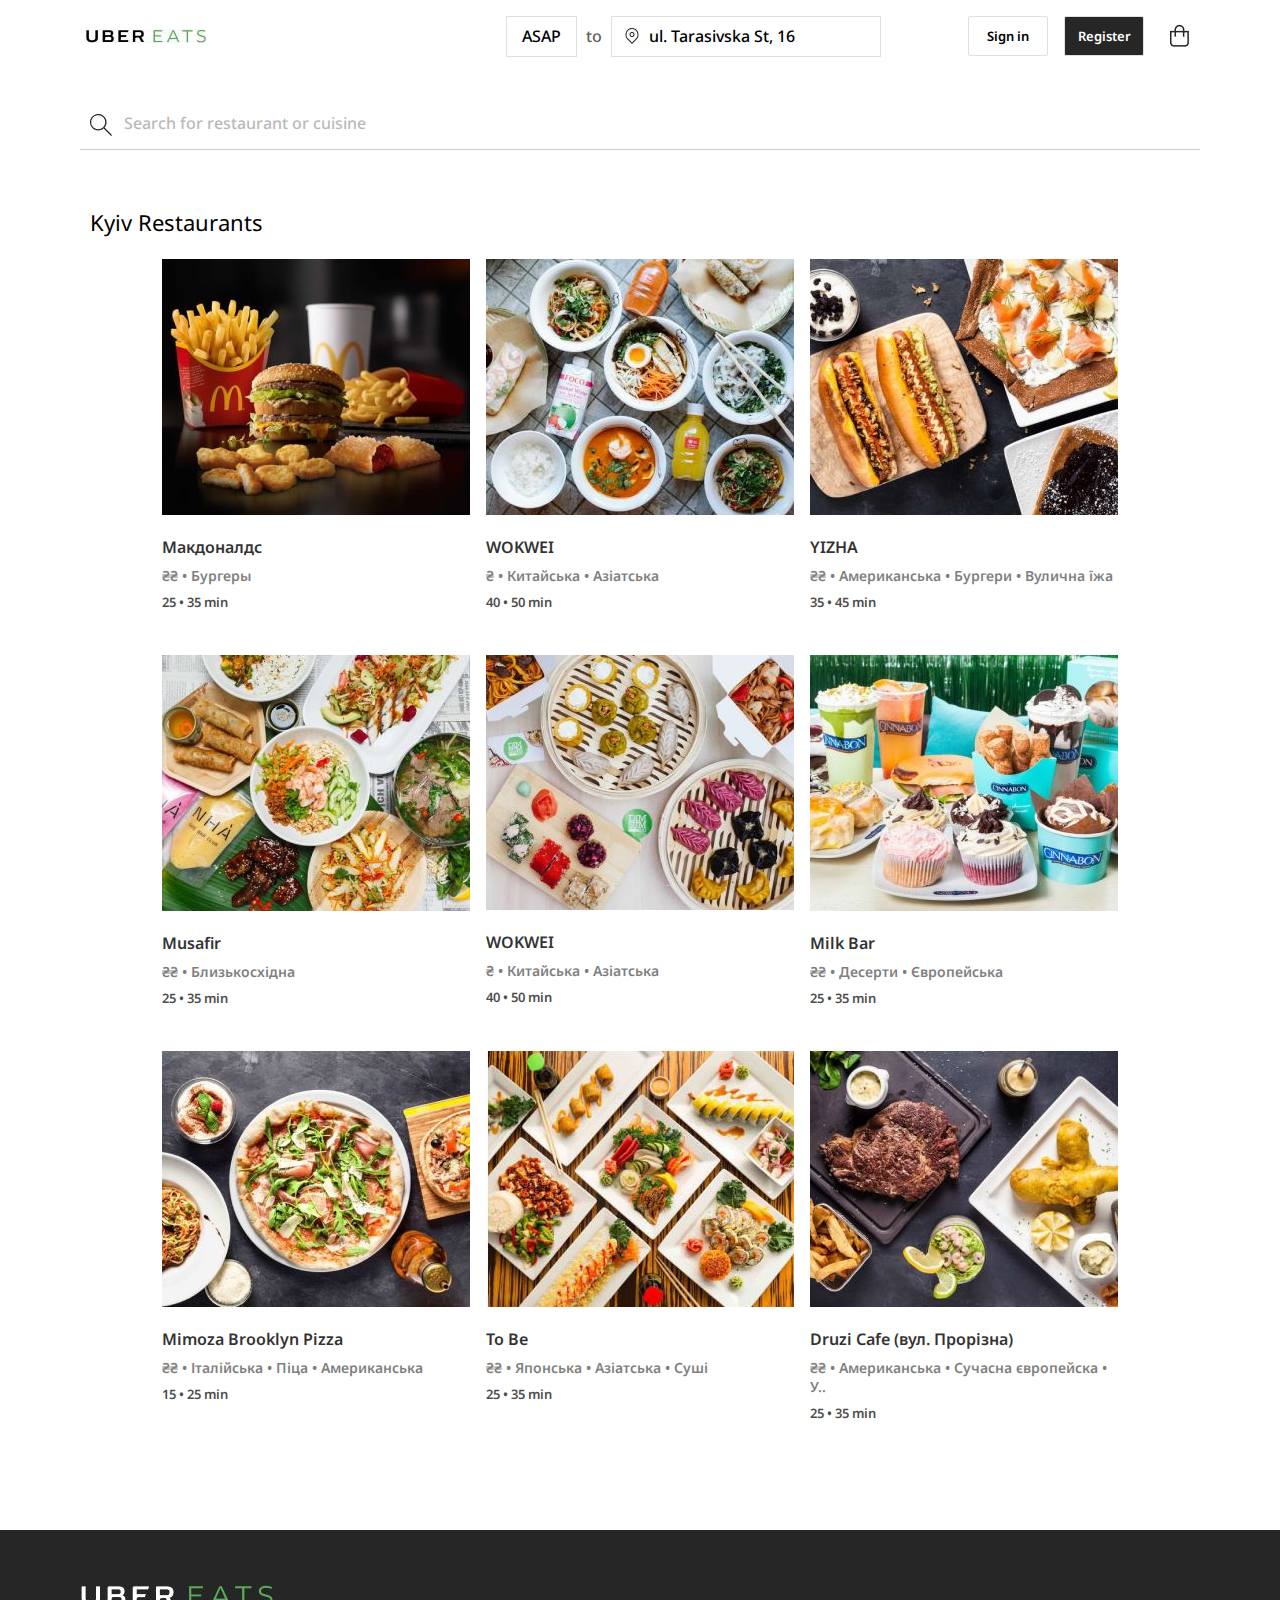
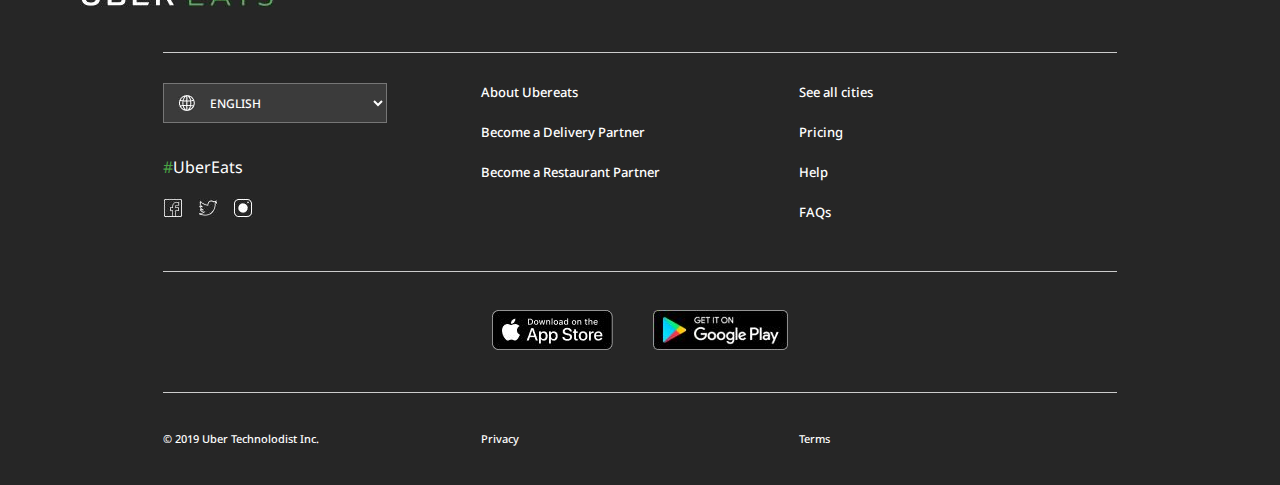
<file: index.html>
<!doctype html>
<html lang="en">
<head>
  <meta charset="UTF-8">
  <meta name="viewport"
        content="width=device-width,
          user-scalable=no,
          initial-scale=1.0,
          maximum-scale=1.0,
          minimum-scale=1.0">
  <meta http-equiv="X-UA-Compatible" content="ie=edge">
  <link href="https://fonts.googleapis.com/css?family=Noto+Sans&display=swap" rel="stylesheet">
  <link rel="shortcut icon" type="image/png" href="./images/favicon.jpg"/>
  <title>Uber eats</title>
  <link rel="stylesheet" href="./style.css">
</head>
<body>

<!-- HEADER -->

  <header class="header">

      <img src="./images/footer/footer_up_button.jpg" class="footer__up-buttom">

    <div class="header__logo-block">

      <a href="#" class="header__logo-link">
        <img
          src="./images/logo_uber.jpeg.jpg"
          alt="logo"
          class="header__logo"
        >
      </a>

    </div>


<div class="header__ather-blocks">

    <label for="from">
      <input
        type="text"
        value="ASAP"
        name="from"
        class="header__input first">
    </label>


    <span class="header__light-text">
      to
    </span>

    <label for="to">
      <input
        type="text"
        value="ul. Tarasivska St, 16"
        name="to"
        class="header__input second">
    </label>



    <button class="header__button signin-button">
      Sign in
    </button>

    <button class="header__button register-button">
      Register
    </button>

    <img class="header__cart" src="./images/cart_icon.jpg" alt="cart icon">

</div>

  </header>

<!-- MAIN -->

  <main class="main">

    <div class="main__search-block">

    <img src="./images/search.jpg" class="main__search-image">

      <label for="search">
          <input
            type="search"
            name="search"
            placeholder="Search for restaurant or cuisine"
            class="card__search">
        </label>
    </div>

<hr>

<div class="main__place-restaurant">
  Kyiv Restaurants
</div>

<div class="cards">

 <div class="card">

    <div class="card__image">
      <img src="./images/macDonalds.jpg" alt="MacDonalds">
    </div>

    <div class="card__restaurant">
      Макдоналдс
    </div>

    <div class="card__food-type">
        ₴₴ • Бургеры
    </div>

    <div class="card__price">
      25 • 35 min
    </div>

 </div>

 <div class="card">

    <div class="card__image">
      <img src="./images/wokwei.jpg" alt="wokwei">
    </div>

    <div class="card__restaurant">
      WOKWEI
    </div>

    <div class="card__food-type">
        ₴ • Китайська • Азіатська
    </div>

    <div class="card__price">
      40 • 50 min
    </div>

 </div>

  <div class="card">

    <div class="card__image">
      <img src="./images/yizha.jpg" alt="yizha">
    </div>

    <div class="card__restaurant">
      YIZHA
    </div>

    <div class="card__food-type">
        ₴₴ • Американська • Бургери • Вулична їжа
    </div>

    <div class="card__price">
      35 • 45 min
    </div>

 </div>

 <div class="card">

    <div class="card__image">
      <img src="./images/musafir.jpg" alt="musafir">
    </div>

    <div class="card__restaurant">
      Musafir
    </div>

    <div class="card__food-type">
        ₴₴ • Близькосхідна
    </div>

    <div class="card__price">
      25 • 35 min
    </div>

 </div>

 <div class="card">

    <div class="card__image">
      <img src="./images/wokwei_1.jpg" alt="wokwei">
    </div>

    <div class="card__restaurant">
      WOKWEI
    </div>

    <div class="card__food-type">
        ₴ • Китайська • Азіатська
    </div>

    <div class="card__price">
     40 • 50 min
    </div>

 </div>

 <div class="card">

    <div class="card__image">
      <img src="./images/milk_bar.jpg" alt="Milk Bar">
    </div>

    <div class="card__restaurant">
      Milk Bar
    </div>

    <div class="card__food-type">
        ₴₴ • Десерти • Європейська
    </div>

    <div class="card__price">
      25 • 35 min
    </div>

 </div>

 <div class="card">

    <div class="card__image">
      <img src="./images/mimoza.jpg" alt="mimoza">
    </div>

    <div class="card__restaurant">
      Mimoza Brooklyn Pizza
    </div>

    <div class="card__food-type">
        ₴₴ • Італійська • Піца • Американська
    </div>

    <div class="card__price">
      15 • 25 min
    </div>

 </div>

 <div class="card">

    <div class="card__image">
      <img src="./images/to_be.jpg" alt="Yo Be">
    </div>

    <div class="card__restaurant">
      To Be
    </div>

    <div class="card__food-type">
        ₴₴ • Японська • Азіатська • Суші
    </div>

    <div class="card__price">
      25 • 35 min
    </div>

 </div>

 <div class="card">

    <div class="card__image">
      <img src="./images/druzi_cafe.jpg" alt="druzi">
    </div>

    <div class="card__restaurant">
      Druzi Cafe (вул. Прорізна)
    </div>

    <div class="card__food-type">
        ₴₴ • Американська • Сучасна європейска • У..
    </div>

    <div class="card__price">
      25 • 35 min
    </div>

 </div>

</div>

  </main>

  <!-- FOOTER -->

  <footer class="footer">
    <div class="footer__logo">
      <img src="./images/footer/footer_logo.jpg" alt="Logo">
    </div>

  <div class="footer__boxes">

    <div class="footer__box-top">

      <div class="footer__box-top-left">

      <div class="footer__box-top-social">
        <select class="footer__box-top-social--language" id="">
          <option>&nbsp;&nbsp;&nbsp;&nbsp;&nbsp;&nbsp;&nbsp;&nbsp;&nbsp;&nbsp;&nbsp;&nbsp;&nbsp;&nbsp;english</option>
          <option>&nbsp;&nbsp;&nbsp;&nbsp;&nbsp;&nbsp;&nbsp;&nbsp;&nbsp;&nbsp;&nbsp;&nbsp;&nbsp;&nbsp;укрїнська</option>
          <option>&nbsp;&nbsp;&nbsp;&nbsp;&nbsp;&nbsp;&nbsp;&nbsp;&nbsp;&nbsp;&nbsp;&nbsp;&nbsp;&nbsp;русский</option>
        </select>
      </div>

      <div class="footer__box-top-social--hash">
        <span class="footer__box-top-social--hash---green-elem">#</span>UberEats
      </div>

      <div class="footer__box-top-social--icons">
        <div class="footer__box-top-social--icons---facebook"><img src="./images/footer/footer_facebook.jpg"></div>
        <div class="footer__box-top-social--icons---tweeter"><img src="./images/footer/footer_tweeter.jpg"></div>
        <div class="footer__box-top-social--icons---instagram"><img src="./images/footer/footer_insta.jpg"></div>
      </div>

     </div>

      <div class="footer__box-top-social--middleblock">
        <div class="footer__box-top-social--middleblock---link">About Ubereats</div>
        <div class="footer__box-top-social--middleblock---link">Become a Delivery Partner</div>
        <div class="footer__box-top-social--middleblock---link">Become a Restaurant Partner</div>
      </div>

      <div class="footer__box-top-social--middleblock">
          <div class="footer__box-top-social--middleblock---link">See all cities</div>
          <div class="footer__box-top-social--middleblock---link">Pricing</div>
          <div class="footer__box-top-social--middleblock---link">Help</div>
          <div class="footer__box-top-social--middleblock---link">FAQs</div>
        </div>

    </div>

    <div class="footer__box-middle">
      <div class="footer__box-middle--AppStore"><img src="./images/footer/footer_appStore.jpg" alt="AppStore"></div>
      <div class="footer__box-middle--GoodlePlay"><img src="./images/footer/footer_googlePlay.jpg" alt="GooglePlay"></div>
    </div>

    <div class="footer__box-bottom">

      <div class="footer__box-bottom--link"><a href="#">© 2019 Uber Technolodist Inc.</a></div>
      <div class="footer__box-bottom--link"><a href="#">Privacy</a></div>
      <div class="footer__box-bottom--link"><a href="#">Terms</a></div>

    </div>

  </div>
</footer>

  <img src="./images/footer/footer_up_button.jpg" class="footer__up-buttom">



</body>
</html>
</file>
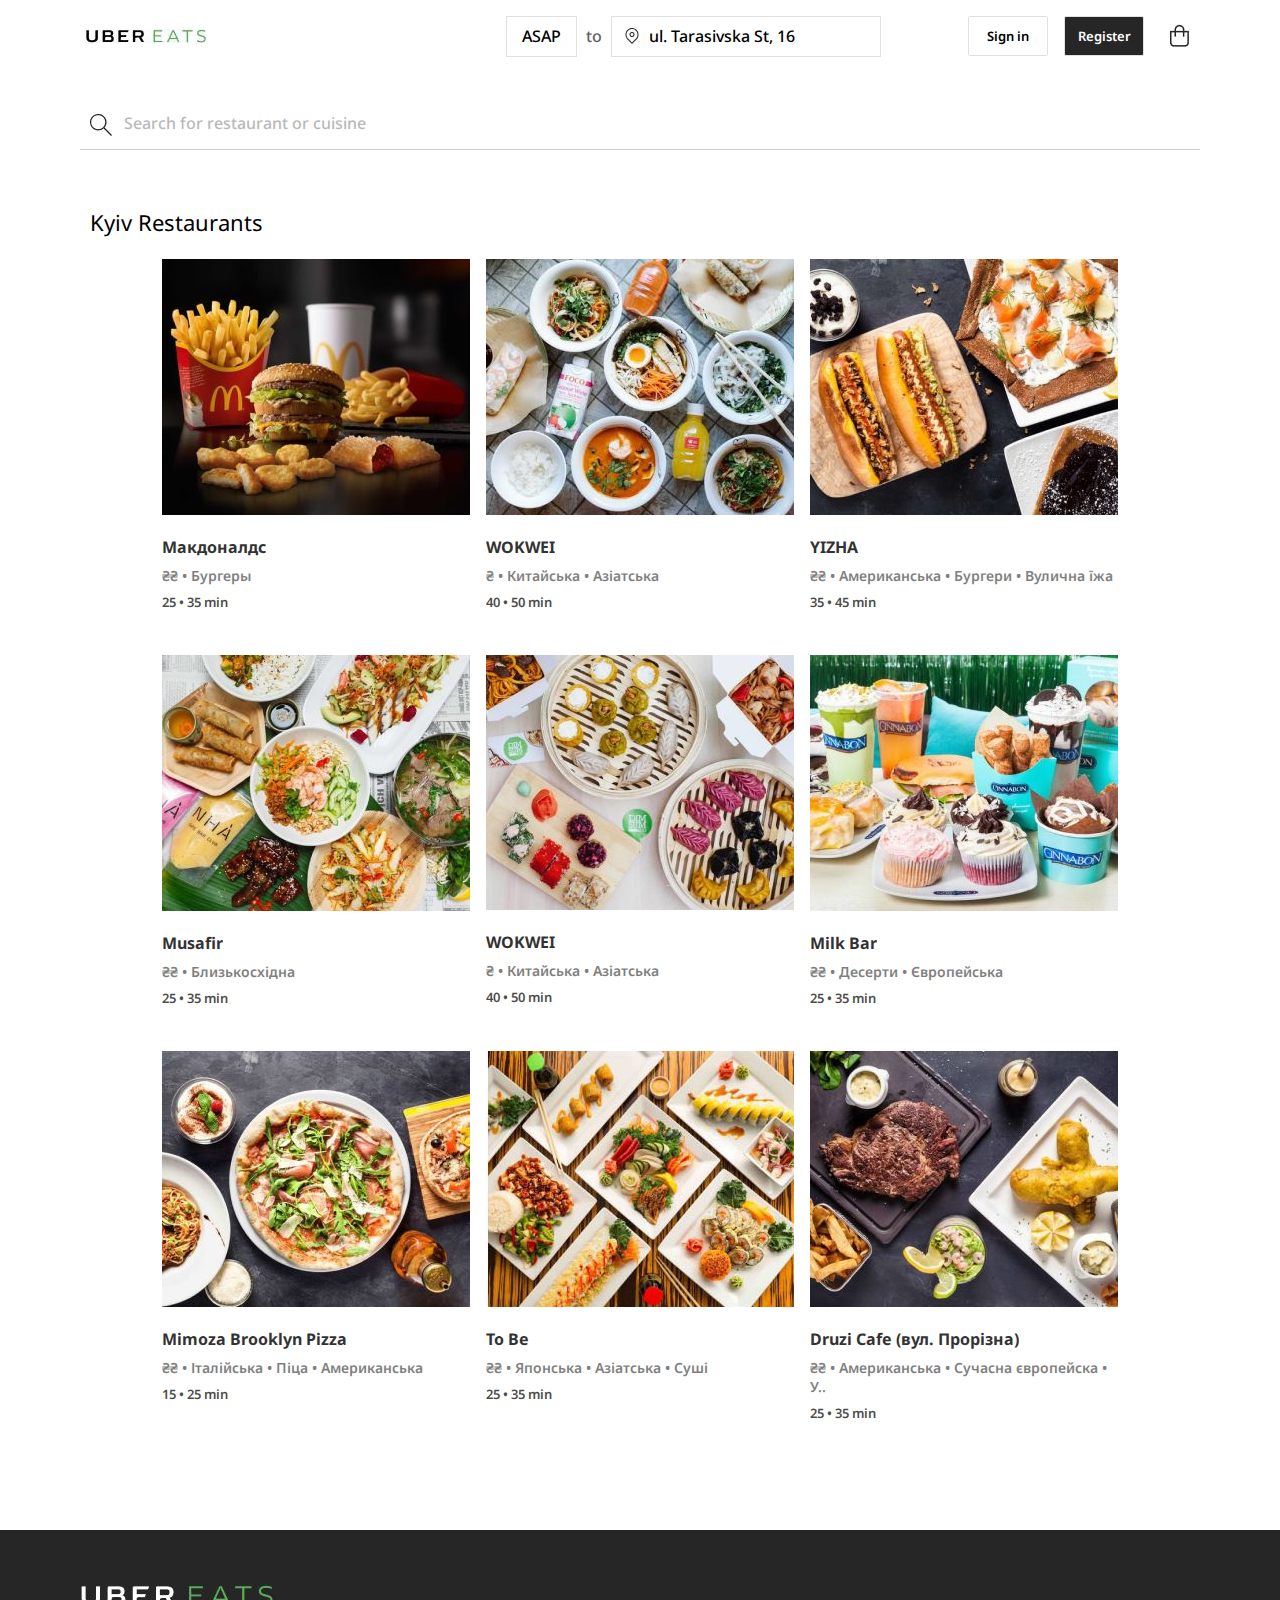
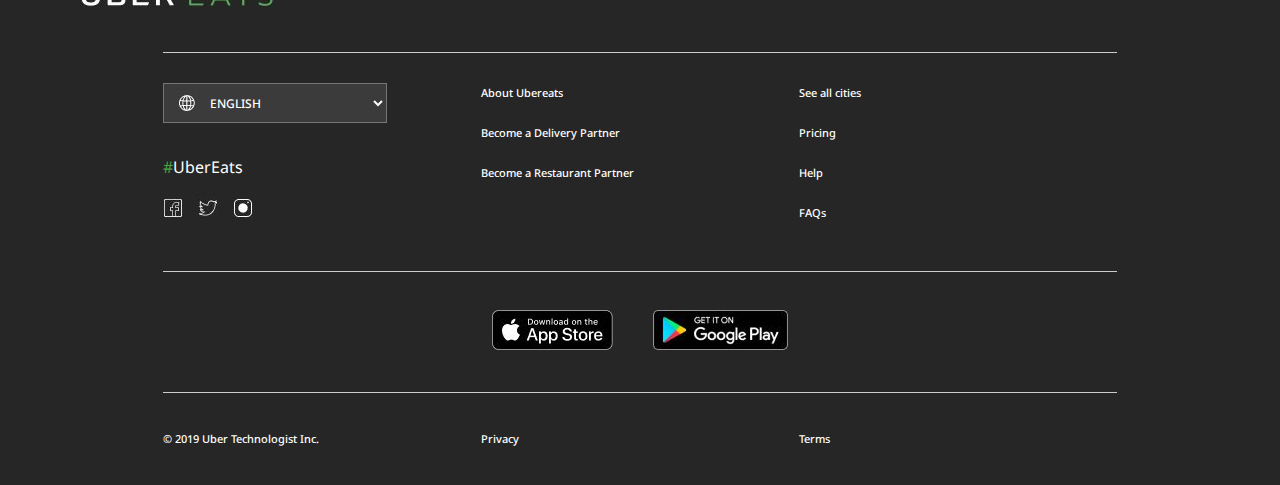
<file: src/index.html>
<!doctype html>
<html lang="en">
<head>
  <meta charset="UTF-8">
  <meta name="viewport" content="width=device-width, initial-scale=1.0">
  <meta http-equiv="X-UA-Compatible" content="ie=edge">
  <link href="https://fonts.googleapis.com/css?family=Noto+Sans&display=swap" rel="stylesheet">
  <link rel="shortcut icon" type="image/png" href="./images/favicon.jpg"/>
  <title>Uber eats</title>
  <link rel="stylesheet" href="./style.css">
</head>
<body>

<!-- HEADER -->

  <header class="header">

    <div class="header__logo-block">

      <a href="#" class="header__logo-link">
        <img
          src="./images/logo_uber.jpeg.jpg"
          alt="Uber Eats"
          class="header__logo"
        >
      </a>

    </div>


<div class="header__ather-blocks">

    <label>
      <input
        type="text"
        value="ASAP"
        name="from"
        class="header__input first">
    </label>


    <span class="header__light-text">
      to
    </span>

    <label>
      <input
        type="text"
        value="ul. Tarasivska St, 16"
        name="to"
        class="header__input second">
    </label>



    <button class="header__button signin-button">
      Sign in
    </button>

    <button class="header__button register-button">
      Register
    </button>

    <img class="header__cart" src="./images/cart_icon.jpg" alt="cart icon">

</div>

  </header>

<!-- MAIN -->

  <main class="main">

    <div class="main__search-block">

    <img src="./images/search.jpg" class="main__search-image">

      <label for="search">
          <input
            type="search"
            name="search"
            placeholder="Search for restaurant or cuisine"
            class="card__search">
        </label>
    </div>

<hr>

<div class="main__place-restaurant">
  Kyiv Restaurants
</div>

<div class="cards">

 <div class="card">

    <div class="card__image">
      <img src="./images/macDonalds.jpg" alt="MacDonalds">
    </div>

    <div class="card__restaurant">
     <h4> Макдоналдс</h4>
    </div>

    <div class="card__food-type">
        ₴₴ • Бургеры
    </div>

    <div class="card__price">
      25 • 35 min
    </div>

 </div>

 <div class="card">

    <div class="card__image">
      <img src="./images/wokwei.jpg" alt="wokwei">
    </div>

    <div class="card__restaurant">
     <h4> WOKWEI</h4>
    </div>

    <div class="card__food-type">
        ₴ • Китайська • Азіатська
    </div>

    <div class="card__price">
      40 • 50 min
    </div>

 </div>

  <div class="card">

    <div class="card__image">
      <img src="./images/yizha.jpg" alt="yizha">
    </div>

    <div class="card__restaurant">
     <h4> YIZHA</h4>
    </div>

    <div class="card__food-type">
        ₴₴ • Американська • Бургери • Вулична їжа
    </div>

    <div class="card__price">
      35 • 45 min
    </div>

 </div>

 <div class="card">

    <div class="card__image">
      <img src="./images/musafir.jpg" alt="musafir">
    </div>

    <div class="card__restaurant">
     <h4> Musafir</h4>
    </div>

    <div class="card__food-type">
        ₴₴ • Близькосхідна
    </div>

    <div class="card__price">
      25 • 35 min
    </div>

 </div>

 <div class="card">

    <div class="card__image">
      <img src="./images/wokwei_1.jpg" alt="wokwei">
    </div>

    <div class="card__restaurant">
      <h4>WOKWEI</h4>
    </div>

    <div class="card__food-type">
        ₴ • Китайська • Азіатська
    </div>

    <div class="card__price">
     40 • 50 min
    </div>

 </div>

 <div class="card">

    <div class="card__image">
      <img src="./images/milk_bar.jpg" alt="Milk Bar">
    </div>

    <div class="card__restaurant">
     <h4> Milk Bar</h4>
    </div>

    <div class="card__food-type">
        ₴₴ • Десерти • Європейська
    </div>

    <div class="card__price">
      25 • 35 min
    </div>

 </div>

 <div class="card">

    <div class="card__image">
      <img src="./images/mimoza.jpg" alt="mimoza">
    </div>

    <div class="card__restaurant">
      <h4>Mimoza Brooklyn Pizza</h4>
    </div>

    <div class="card__food-type">
        ₴₴ • Італійська • Піца • Американська
    </div>

    <div class="card__price">
      15 • 25 min
    </div>

 </div>

 <div class="card">

    <div class="card__image">
      <img src="./images/to_be.jpg" alt="Yo Be">
    </div>

    <div class="card__restaurant">
     <h4> To Be</h4>
    </div>

    <div class="card__food-type">
        ₴₴ • Японська • Азіатська • Суші
    </div>

    <div class="card__price">
      25 • 35 min
    </div>

 </div>

 <div class="card">

    <div class="card__image">
      <img src="./images/druzi_cafe.jpg" alt="druzi">
    </div>

    <div class="card__restaurant">
      <h4>Druzi Cafe (вул. Прорізна)</h4>
    </div>

    <div class="card__food-type">
        ₴₴ • Американська • Сучасна європейска • У..
    </div>

    <div class="card__price">
      25 • 35 min
    </div>

 </div>

</div>

  </main>

  <!-- FOOTER -->

  <footer class="footer">

      <div class="aaa">
          <div class="sss"> <img src="./images/footer/footer_up_button.jpg" class="footer__up-buttom" role="button"></div>
      </div>

    <div class="footer__logo">
      <img src="./images/footer/footer_logo.jpg" alt="uber eats">
    </div>

  <div class="footer__boxes">

    <div class="footer__box-top">

      <div class="footer__box-top-left">

      <div class="footer__box-top-social">
        <select class="footer__box-top-social--language" id="">
          <option>&nbsp;&nbsp;&nbsp;&nbsp;&nbsp;&nbsp;&nbsp;&nbsp;&nbsp;&nbsp;&nbsp;&nbsp;&nbsp;&nbsp;english</option>
          <option>&nbsp;&nbsp;&nbsp;&nbsp;&nbsp;&nbsp;&nbsp;&nbsp;&nbsp;&nbsp;&nbsp;&nbsp;&nbsp;&nbsp;укрїнська</option>
          <option>&nbsp;&nbsp;&nbsp;&nbsp;&nbsp;&nbsp;&nbsp;&nbsp;&nbsp;&nbsp;&nbsp;&nbsp;&nbsp;&nbsp;русский</option>
        </select>
      </div>

      <div class="footer__box-top-social--hash">
        <span class="footer__box-top-social--hash---green-elem">#</span>UberEats
      </div>

      <div class="footer__box-top-social--icons">
        <div class="footer__box-top-social--icons---facebook"><img src="./images/footer/footer_facebook.jpg" alt="facebook"></div>
        <div class="footer__box-top-social--icons---tweeter"><img src="./images/footer/footer_tweeter.jpg" alt="tweeter"></div>
        <div class="footer__box-top-social--icons---instagram"><img src="./images/footer/footer_insta.jpg" alt="instagram"></div>
      </div>

     </div>

      <div class="footer__box-top-social--middleblock">
        <div class="footer__box-top-social--middleblock---link"><a href="#">About Ubereats</a></div>
        <div class="footer__box-top-social--middleblock---link"><a href="#">Become a Delivery Partner</a></div>
        <div class="footer__box-top-social--middleblock---link"><a href="#">Become a Restaurant Partner</a></div>
      </div>

      <div class="footer__box-top-social--middleblock">
          <div class="footer__box-top-social--middleblock---link"><a href="#">See all cities</a></div>
          <div class="footer__box-top-social--middleblock---link"><a href="#">Pricing</a></div>
          <div class="footer__box-top-social--middleblock---link"><a href="#">Help</a></div>
          <div class="footer__box-top-social--middleblock---link"><a href="#">FAQs</a></div>
      </div>

    </div>

    <div class="footer__box-middle">
      <div class="footer__box-middle--AppStore"><img src="./images/footer/footer_appStore.jpg" alt="AppStore"></div>
      <div class="footer__box-middle--GoodlePlay"><img src="./images/footer/footer_googlePlay.jpg" alt="GooglePlay"></div>
    </div>

    <div class="footer__box-bottom">

      <div class="footer__box-bottom--link"><a href="#">© 2019 Uber Technologist Inc.</a></div>
      <div class="footer__box-bottom--link"><a href="#">Privacy</a></div>
      <div class="footer__box-bottom--link"><a href="#">Terms</a></div>

    </div>

  </div>
</footer>

</body>
</html>
</file>
<file: style.css>
body {
  padding: 0;
  margin: 0;
}

.header {
  display: flex;
  justify-content: space-between;
  flex-wrap: wrap;
  height: 72px;
  align-items: center;
  box-shadow: 0px 0px 16px rgba(38, 38, 38, 0.16);
  padding-left: 80px;
  padding-right: 80px;
}

.header__logo {
  display: block;
  margin-right: auto;
  margin-left: 5px;
}

.header__logo:hover {
  cursor: pointer;
}

.header__ather-blocks {
  display: flex;
  align-items: center;
  flex-wrap: wrap;
}

input.header__input {
  font-family: "Noto Sans", sans-serif;
  font-size: 16px;
  font-weight: 500;
  text-align: center;
  height: 37px;
  border: 1px solid #E0E0E0;
  outline: 0;
}

input.first {
  width: 65px;
  outline: 0;
}

.header__light-text {
  font-family: "Noto Sans", sans-serif;
  font-weight: 500;
  color: #626262;
  margin: 0 9px;
}

input.second {
  background-image: url(../images/geoposition_icon.jpg);
  background-repeat: no-repeat;
  background-position: 12px;
  text-align: left;
  padding-left: 37px;
  margin-right: 87px;
  outline: 0;
  display: flex;
  justify-content: flex-start;
}

.header__button {
  height: 40px;
  width: 80px;
  background-color: #ffffff;
  font-family: "Noto Sans", sans-serif;
  font-size: 13px;
  font-weight: 600;
  text-align: center;
  border: 1px solid #E0E0E0;
  border-radius: 2px;
  cursor: pointer;
}

.signin-button {
  margin-right: 16px;
}

.signin-button:active {
  background: #59BD5A;
}

.register-button:active {
  background: #59BD5A;
}

.register-button {
  background-color: #262626;
  margin-right: 25px;
  color: #ffffff;
}

.header__cart {
  margin-right: 10px;
}

.header__cart:hover {
  cursor: pointer;
}

.main {
  position: relative;
  padding: 0 80px;
  z-index: 500;
  background-color: white;
}

.main__place-restaurant {
  font-family: "Noto Sans", sans-serif;
  font-style: normal;
  font-weight: normal;
  font-size: 22px;
  line-height: 34px;
  margin-top: 55px;
  margin-bottom: 20px;
  margin-left: 10px;
  display: flex;
  justify-content: flex-start;
}

.main__search-block {
  display: flex;
  align-items: flex-end;
}

.main__search-image {
  margin: 10px 10px 5px;
}

.card__search {
  font-family: "Noto Sans", sans-serif;
  font-size: 16px;
  font-weight: 500;
  text-align: left;
  height: 37px;
  width: 962px;
  outline: 0;
  margin-top: 32px;
  border: none;
  box-sizing: border-box;
  border-radius: 2px;
  color: #1d1d1d;
  opacity: 0.5;
  outline: none !important;
}

hr {
  background-color: #555;
  border: 0px none;
  height: 1px;
  opacity: 0.3;
}

.card {
  font-family: "Noto Sans", sans-serif;
  font-style: normal;
  font-weight: normal;
}

.card:hover {
  cursor: pointer;
}

.card__restaurant {
  opacity: 0.8;
  font-size: 16px;
  font-weight: 600;
  margin: 16px 0 8px;
}

.card__food-type {
  font-weight: 600;
  font-size: 14px;
  opacity: 0.5;
  margin: 8px 0;
}

.card__price {
  font-weight: 600;
  opacity: 0.7;
  font-size: 13px;
  margin: 8px 0;
}

.cards {
  display: grid;
  grid-template-columns: 308px 308px 308px;
  grid-column-gap: 16px;
  grid-row-gap: 36px;
  justify-content: center;
  margin-bottom: 100px;
}

.footer {
  height: 500px;
  background: #262626;
  padding-left: 80px;
  padding-right: 80px;
  padding-top: 55px;
  display: flex;
  flex-wrap: wrap;
  flex-direction: column;
}

.footer__logo {
  height: 22px;
  width: 194px;
}

.footer__logo:hover {
  cursor: pointer;
}

.footer__boxes {
  display: flex;
  flex-direction: column;
  padding-top: 45px;
}

.footer__box-top {
  display: flex;
  justify-content: center;
  border-top: 1px solid #ccc;
  border-bottom: 1px solid #ccc;
  height: 220px;
  padding-top: 30px;
  box-sizing: border-box;
  margin: 0 auto;
}

.footer__box-top-social--middleblock---link {
  width: 318px;
  height: 40px;
  font-family: "Noto Sans", sans-serif;
  font-size: 13px;
  font-weight: 500;
  color: #fff;
}

.footer__box-top-social--middleblock---link:hover {
  cursor: pointer;
}

.footer__box-middle {
  border-bottom: 1px solid #ccc;
  height: 120px;
}

.footer__box-middle--AppStore {
  cursor: pointer;
}

.footer__box-middle--GoodlePlay {
  cursor: pointer;
}

.footer__box-top-social {
  width: 318px;
}

.footer__box-top-social--language {
  background-color: #3B3B3B;
  font-family: "Noto Sans", sans-serif;
  font-size: 12px;
  font-weight: 500;
  text-transform: uppercase;
  height: 40px;
  width: 224px;
  color: white;
  background-image: url(../images/footer/footer_globus.jpg);
  background-repeat: no-repeat;
  background-position: 14px;
  cursor: pointer;
}

.footer__box-top-social--hash {
  color: #fff;
  margin-top: 33px;
  cursor: pointer;
  font-family: "Noto Sans", sans-serif;
  font-size: 16px;
  width: 318px;
}

.footer__box-top-social--hash---green-elem {
  color: #49A144;
}

.footer__box-top-social--icons {
  display: flex;
  margin-top: 20px;
  width: 318px;
}

.footer__box-top-social--icons---facebook {
  margin-right: 15px;
}

.footer__box-top-social--icons---facebook:hover {
  cursor: pointer;
}

.footer__box-top-social--icons---tweeter {
  margin-right: 15px;
}

.footer__box-top-social--icons---tweeter:hover {
  cursor: pointer;
}

.footer__box-top-social--icons---instagram:hover {
  cursor: pointer;
}

.footer__box-top-social--middleblock {
  display: flex;
  flex-direction: column;
  width: 318px;
}

.footer__box-middle {
  display: flex;
  justify-content: center;
  align-items: center;
  width: 954px;
  margin: 0 auto;
}

.footer__box-middle--AppStore {
  margin-right: 40px;
}

.footer__box-bottom {
  display: flex;
  justify-content: center;
  align-items: center;
  height: 90px;
}

.footer__box-bottom--link {
  width: 318px;
}

.footer__box-bottom--link a {
  font-family: "Noto Sans", sans-serif;
  font-size: 11px;
  font-weight: 500;
  color: #fff;
  text-decoration: none;
  cursor: pointer;
}

.footer__up-buttom {
  width: 80px;
  height: 80px;
  position: fixed;
  bottom: 24px;
  right: 16px;
  z-index: 1;
  outline: none;
  background-color: #59bd5a;
  border: 1px solid transparent;
  border-radius: 2px;
}

.footer__up-buttom:hover {
  background-color: #262626;
  border: 1px solid #59bd5a;
  cursor: pointer;
}

.footer__up-buttom img {
  display: flex;
  margin: 0 auto;
  text-align: center;
  justify-content: center;
  align-items: center;
  width: 16px;
  height: 25px;
}

@media (max-width: 964px) {
  .cards {
    display: grid;
    grid-template-columns: 376px 376px;
    grid-column-gap: 16px;
    grid-row-gap: 36px;
    justify-content: center;
    margin-bottom: 100px;
  }

  .card__image img {
    width: 376px;
    height: 256px;
  }

  .header {
    padding-left: 10px;
    padding-right: 10px;
  }

  .footer {
    padding-left: 10px;
    padding-right: 10px;
  }

  .main {
    padding: 0 10px;
  }

  input.second {
    margin-right: 57px;
  }
}
@media (min-width: 1352px) and (max-width: 2000px) {
  .cards {
    display: grid;
    grid-template-columns: 308px 308px 308px 308px;
    grid-column-gap: 16px;
    grid-row-gap: 36px;
    justify-content: center;
    margin-bottom: 100px;
  }
}

/*# sourceMappingURL=style.css.map */
</file>
<file: src/style.css>
body {
  padding: 0;
  margin: 0;
}

.header {
  display: flex;
  justify-content: space-between;
  flex-wrap: wrap;
  height: 72px;
  align-items: center;
  box-shadow: 0px 0px 16px rgba(38, 38, 38, 0.16);
  padding-left: 80px;
  padding-right: 80px;
}

.header__logo {
  display: block;
  margin-right: auto;
  margin-left: 5px;
}

.header__logo:hover {
  cursor: pointer;
}

.header__ather-blocks {
  display: flex;
  align-items: center;
  flex-wrap: wrap;
}

input.header__input {
  font-family: "Noto Sans", sans-serif;
  font-size: 16px;
  font-weight: 500;
  text-align: center;
  height: 37px;
  border: 1px solid #E0E0E0;
  outline: 0;
}

input.first {
  width: 65px;
  outline: 0;
}

.header__light-text {
  font-family: "Noto Sans", sans-serif;
  font-weight: 500;
  color: #626262;
  margin: 0 9px;
}

input.second {
  background-image: url(../images/geoposition_icon.jpg);
  background-repeat: no-repeat;
  background-position: 12px;
  text-align: left;
  padding-left: 37px;
  margin-right: 87px;
  outline: 0;
  display: flex;
  justify-content: flex-start;
}

.header__button {
  height: 40px;
  width: 80px;
  background-color: #ffffff;
  font-family: "Noto Sans", sans-serif;
  font-size: 13px;
  font-weight: 600;
  text-align: center;
  border: 1px solid #E0E0E0;
  border-radius: 2px;
  cursor: pointer;
}

.signin-button {
  margin-right: 16px;
}

.signin-button:active {
  background: #59BD5A;
}

.register-button:active {
  background: #59BD5A;
}

.register-button {
  background-color: #262626;
  margin-right: 25px;
  color: #ffffff;
}

.header__cart {
  margin-right: 10px;
}

.header__cart:hover {
  cursor: pointer;
}

.main {
  position: relative;
  padding: 0 80px;
  z-index: 500;
  background-color: white;
}

.main__place-restaurant {
  font-family: "Noto Sans", sans-serif;
  font-style: normal;
  font-weight: normal;
  font-size: 22px;
  line-height: 34px;
  margin-top: 55px;
  margin-bottom: 20px;
  margin-left: 10px;
  display: flex;
  justify-content: flex-start;
}

.main__search-block {
  display: flex;
  align-items: flex-end;
}

.main__search-image {
  margin: 10px 10px 5px;
}

.card__search {
  font-family: "Noto Sans", sans-serif;
  font-size: 16px;
  font-weight: 500;
  text-align: left;
  height: 37px;
  width: 962px;
  outline: 0;
  margin-top: 32px;
  border: none;
  box-sizing: border-box;
  border-radius: 2px;
  color: #1d1d1d;
  opacity: 0.5;
  outline: none !important;
}

hr {
  background-color: #555;
  border: 0px none;
  height: 1px;
  opacity: 0.3;
}

.card {
  font-family: "Noto Sans", sans-serif;
  font-style: normal;
  font-weight: normal;
}

.card:hover {
  cursor: pointer;
}

.card__restaurant {
  opacity: 0.8;
  font-size: 16px;
  font-weight: 600;
  margin: 16px 0 8px;
}

h4 {
  margin: 0;
}

.card__food-type {
  font-weight: 600;
  font-size: 14px;
  opacity: 0.5;
  margin: 8px 0;
}

.card__price {
  font-weight: 600;
  opacity: 0.7;
  font-size: 13px;
  margin: 8px 0;
}

.cards {
  display: grid;
  grid-template-columns: 308px 308px 308px;
  grid-column-gap: 16px;
  grid-row-gap: 36px;
  justify-content: center;
  margin-bottom: 100px;
}

.footer {
  height: 500px;
  background: #262626;
  padding-left: 80px;
  padding-right: 80px;
  padding-top: 55px;
  display: flex;
  flex-wrap: wrap;
  flex-direction: column;
}

.footer__logo {
  height: 22px;
  width: 194px;
}

.footer__logo:hover {
  cursor: pointer;
}

.footer__boxes {
  display: flex;
  flex-direction: column;
  padding-top: 45px;
}

.footer__box-top {
  display: flex;
  justify-content: center;
  border-top: 1px solid #ccc;
  border-bottom: 1px solid #ccc;
  height: 220px;
  padding-top: 30px;
  box-sizing: border-box;
  margin: 0 auto;
}

.footer__box-top-social--middleblock---link {
  width: 318px;
  height: 40px;
  font-family: "Noto Sans", sans-serif;
  font-size: 13px;
  font-weight: 500;
  color: #fff;
}

.footer__box-top-social--middleblock---link:hover {
  cursor: pointer;
}

.footer__box-middle {
  border-bottom: 1px solid #ccc;
  height: 120px;
}

.footer__box-middle--AppStore {
  cursor: pointer;
}

.footer__box-middle--GoodlePlay {
  cursor: pointer;
}

.footer__box-top-social {
  width: 318px;
}

.footer__box-top-social--language {
  background-color: #3B3B3B;
  font-family: "Noto Sans", sans-serif;
  font-size: 12px;
  font-weight: 500;
  text-transform: uppercase;
  height: 40px;
  width: 224px;
  color: white;
  background-image: url(../images/footer/footer_globus.jpg);
  background-repeat: no-repeat;
  background-position: 14px;
  cursor: pointer;
}

.footer__box-top-social--hash {
  color: #fff;
  margin-top: 33px;
  cursor: pointer;
  font-family: "Noto Sans", sans-serif;
  font-size: 16px;
  width: 318px;
}

.footer__box-top-social--hash---green-elem {
  color: #49A144;
}

.footer__box-top-social--icons {
  display: flex;
  margin-top: 20px;
  width: 318px;
}

.footer__box-top-social--icons---facebook {
  margin-right: 15px;
}

.footer__box-top-social--icons---facebook:hover {
  cursor: pointer;
}

.footer__box-top-social--icons---tweeter {
  margin-right: 15px;
}

.footer__box-top-social--icons---tweeter:hover {
  cursor: pointer;
}

.footer__box-top-social--icons---instagram:hover {
  cursor: pointer;
}

.footer__box-top-social--middleblock {
  display: flex;
  flex-direction: column;
  width: 318px;
}

.footer__box-middle {
  display: flex;
  justify-content: center;
  align-items: center;
  width: 954px;
  margin: 0 auto;
}

.footer__box-middle--AppStore {
  margin-right: 40px;
}

.footer__box-bottom {
  display: flex;
  justify-content: center;
  align-items: center;
  height: 90px;
}

.footer__box-bottom--link {
  width: 318px;
}

.footer__box-bottom--link a {
  font-family: "Noto Sans", sans-serif;
  font-size: 11px;
  font-weight: 500;
  color: #fff;
  text-decoration: none;
  cursor: pointer;
}

.footer__box-top-social--middleblock---link a {
  font-family: "Noto Sans", sans-serif;
  font-size: 11px;
  font-weight: 500;
  color: #fff;
  text-decoration: none;
  cursor: pointer;
}

.footer__up-buttom {
  width: 80px;
  height: 80px;
  position: fixed;
  bottom: 24px;
  right: 16px;
  z-index: 1;
  outline: none;
  background-color: #59bd5a;
  border: 1px solid transparent;
  border-radius: 2px;
}

.footer__up-buttom:hover {
  background-color: #262626;
  border: 1px solid #59bd5a;
  cursor: pointer;
}

.footer__up-buttom img {
  display: flex;
  margin: 0 auto;
  text-align: center;
  justify-content: center;
  align-items: center;
  width: 16px;
  height: 25px;
}

@media (max-width: 964px) {
  .cards {
    display: grid;
    grid-template-columns: 376px 376px;
    grid-column-gap: 16px;
    grid-row-gap: 36px;
    justify-content: center;
    margin-bottom: 100px;
  }

  .card__image img {
    width: 376px;
    height: 256px;
  }

  .header {
    padding-left: 10px;
    padding-right: 10px;
  }

  .footer {
    padding-left: 10px;
    padding-right: 10px;
  }

  .main {
    padding: 0 10px;
  }

  input.second {
    margin-right: 57px;
  }
}
@media (min-width: 1352px) and (max-width: 2000px) {
  .cards {
    display: grid;
    grid-template-columns: 308px 308px 308px 308px;
    grid-column-gap: 16px;
    grid-row-gap: 36px;
    justify-content: center;
    margin-bottom: 100px;
  }
}

/*# sourceMappingURL=style.css.map */
</file>
